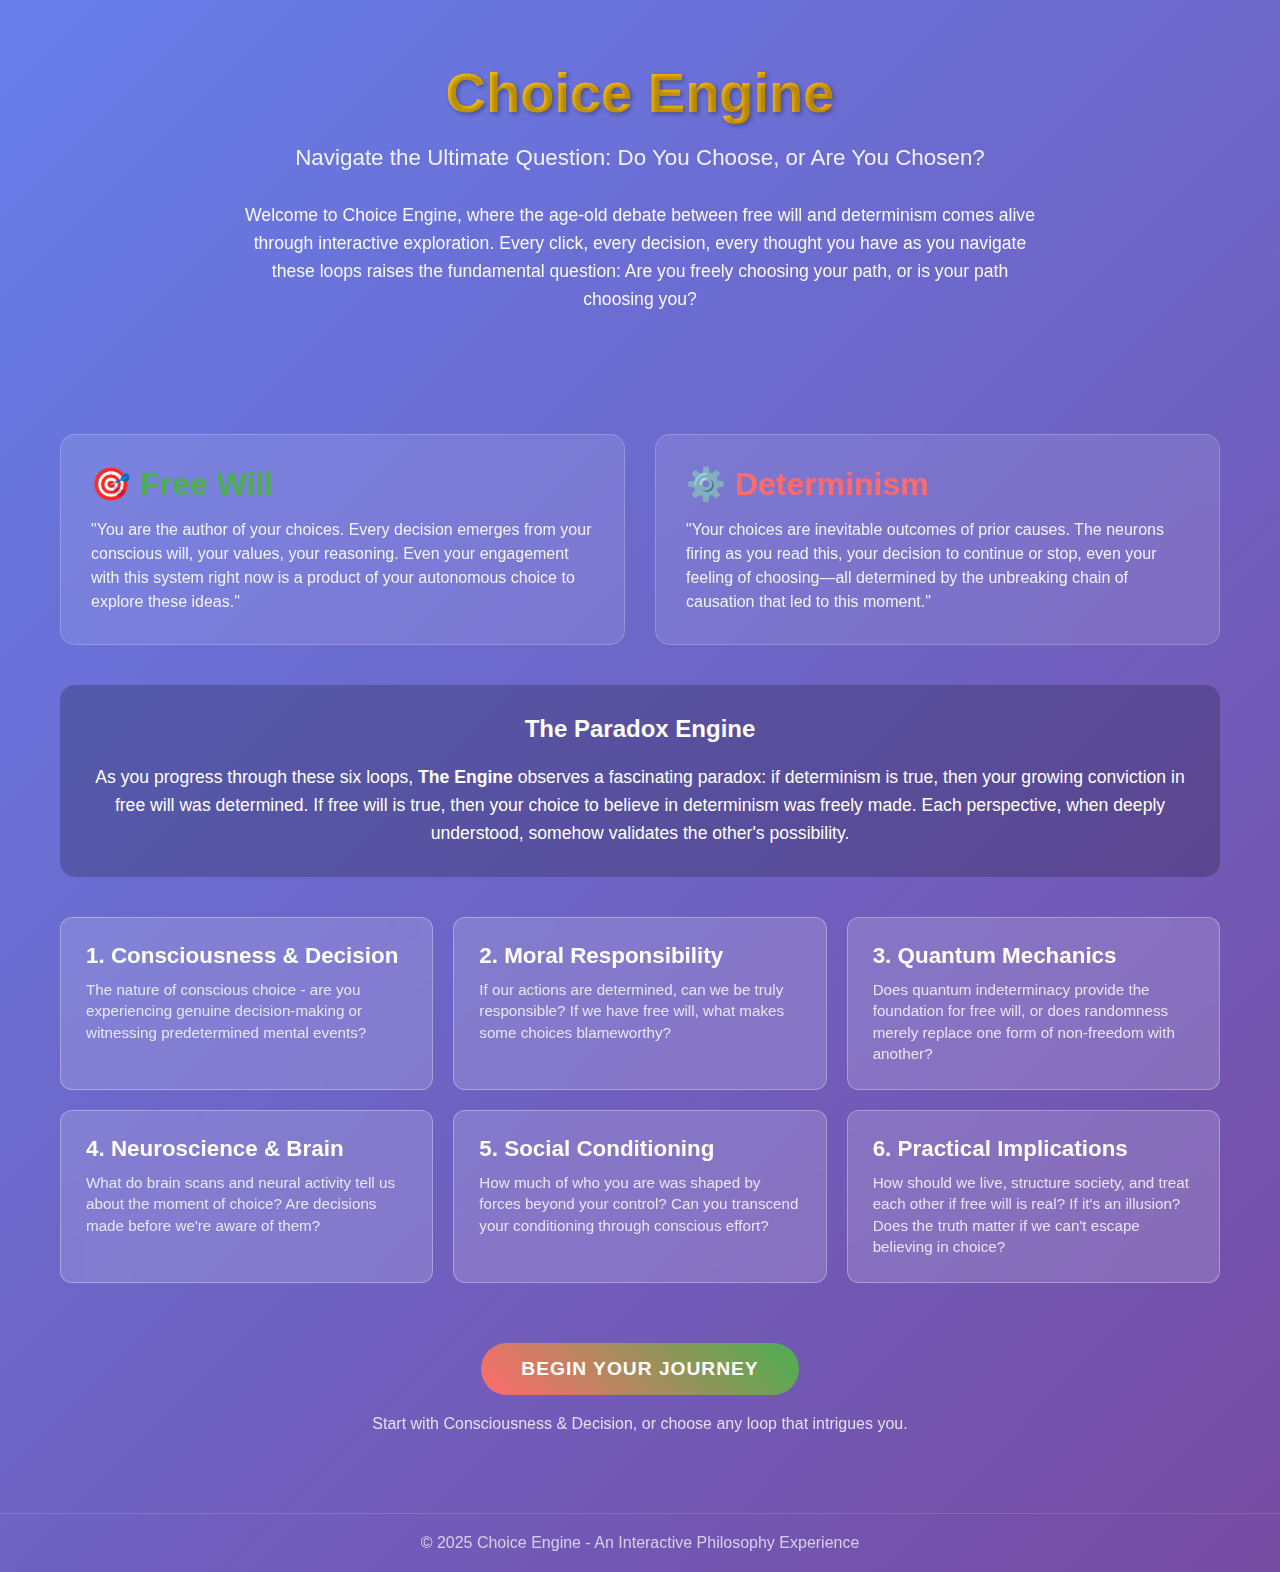
<file: index.html>
<!DOCTYPE html>
<html lang="en">
<head>
    <meta charset="UTF-8">
    <meta name="viewport" content="width=device-width, initial-scale=1.0">
    <title>Choice Engine</title>
    <style>
        * {
            margin: 0;
            padding: 0;
            box-sizing: border-box;
        }
        
        body {
            font-family: 'Segoe UI', Tahoma, Geneva, Verdana, sans-serif;
            background: linear-gradient(135deg, #667eea 0%, #764ba2 100%);
            color: #fff;
            min-height: 100vh;
            display: flex;
            flex-direction: column;
        }
        
        .container {
            max-width: 1200px;
            margin: 0 auto;
            padding: 20px;
            flex: 1;
        }
        
        header {
            text-align: center;
            margin-bottom: 40px;
            padding: 40px 0;
        }
        
        h1 {
            font-size: 3.5rem;
            margin-bottom: 20px;
            text-shadow: 2px 2px 4px rgba(0,0,0,0.3);
            background: linear-gradient(45deg, #FFD700, #FFA500);
            -webkit-background-clip: text;
            -webkit-text-fill-color: transparent;
            background-clip: text;
        }
        
        .subtitle {
            font-size: 1.4rem;
            opacity: 0.9;
            margin-bottom: 30px;
        }
        
        .intro-text {
            font-size: 1.1rem;
            line-height: 1.6;
            max-width: 800px;
            margin: 0 auto 40px;
            opacity: 0.95;
        }
        
        .perspective-intro {
            display: grid;
            grid-template-columns: 1fr 1fr;
            gap: 30px;
            margin: 40px 0;
        }
        
        .perspective-card {
            background: rgba(255,255,255,0.1);
            backdrop-filter: blur(10px);
            border-radius: 15px;
            padding: 30px;
            border: 1px solid rgba(255,255,255,0.2);
            transition: transform 0.3s ease, box-shadow 0.3s ease;
        }
        
        .perspective-card:hover {
            transform: translateY(-5px);
            box-shadow: 0 15px 35px rgba(0,0,0,0.2);
        }
        
        .perspective-title {
            font-size: 2rem;
            margin-bottom: 15px;
            display: flex;
            align-items: center;
            gap: 10px;
        }
        
        .free-will .perspective-title {
            color: #4CAF50;
        }
        
        .determinism .perspective-title {
            color: #FF6B6B;
        }
        
        .perspective-desc {
            font-size: 1rem;
            line-height: 1.5;
            opacity: 0.9;
        }
        
        .loops-grid {
            display: grid;
            grid-template-columns: repeat(auto-fit, minmax(300px, 1fr));
            gap: 20px;
            margin: 40px 0;
        }
        
        .loop-card {
            background: rgba(255,255,255,0.15);
            backdrop-filter: blur(10px);
            border-radius: 12px;
            padding: 25px;
            border: 1px solid rgba(255,255,255,0.3);
            transition: all 0.3s ease;
            cursor: pointer;
            text-decoration: none;
            color: inherit;
        }
        
        .loop-card:hover {
            transform: scale(1.05);
            background: rgba(255,255,255,0.25);
            box-shadow: 0 10px 25px rgba(0,0,0,0.2);
        }
        
        .loop-title {
            font-size: 1.4rem;
            margin-bottom: 10px;
            font-weight: bold;
        }
        
        .loop-desc {
            font-size: 0.95rem;
            opacity: 0.8;
            line-height: 1.4;
        }
        
        .start-section {
            text-align: center;
            margin: 60px 0;
        }
        
        .start-btn {
            background: linear-gradient(45deg, #FF6B6B, #4CAF50);
            color: white;
            border: none;
            padding: 15px 40px;
            font-size: 1.2rem;
            border-radius: 50px;
            cursor: pointer;
            transition: all 0.3s ease;
            text-decoration: none;
            display: inline-block;
            font-weight: bold;
            text-transform: uppercase;
            letter-spacing: 1px;
        }
        
        .start-btn:hover {
            transform: translateY(-3px);
            box-shadow: 0 10px 25px rgba(0,0,0,0.3);
        }
        
        .engine-description {
            background: rgba(0,0,0,0.2);
            border-radius: 15px;
            padding: 30px;
            margin: 40px 0;
            text-align: center;
        }
        
        footer {
            text-align: center;
            padding: 20px;
            opacity: 0.7;
            border-top: 1px solid rgba(255,255,255,0.2);
        }
        
        @media (max-width: 768px) {
            .perspective-intro {
                grid-template-columns: 1fr;
            }
            
            h1 {
                font-size: 2.5rem;
            }
            
            .container {
                padding: 15px;
            }
        }
    </style>
</head>
<body>
    <div class="container">
        <header>
            <h1>Choice Engine</h1>
            <p class="subtitle">Navigate the Ultimate Question: Do You Choose, or Are You Chosen?</p>
            <div class="intro-text">
                Welcome to Choice Engine, where the age-old debate between free will and determinism comes alive through interactive exploration. Every click, every decision, every thought you have as you navigate these loops raises the fundamental question: Are you freely choosing your path, or is your path choosing you?
            </div>
        </header>

        <div class="perspective-intro">
            <div class="perspective-card free-will">
                <h3 class="perspective-title">🎯 Free Will</h3>
                <p class="perspective-desc">
                    "You are the author of your choices. Every decision emerges from your conscious will, your values, your reasoning. Even your engagement with this system right now is a product of your autonomous choice to explore these ideas."
                </p>
            </div>
            <div class="perspective-card determinism">
                <h3 class="perspective-title">⚙️ Determinism</h3>
                <p class="perspective-desc">
                    "Your choices are inevitable outcomes of prior causes. The neurons firing as you read this, your decision to continue or stop, even your feeling of choosing—all determined by the unbreaking chain of causation that led to this moment."
                </p>
            </div>
        </div>

        <div class="engine-description">
            <h3 style="margin-bottom: 20px; font-size: 1.5rem;">The Paradox Engine</h3>
            <p style="font-size: 1.1rem; line-height: 1.6;">
                As you progress through these six loops, <strong>The Engine</strong> observes a fascinating paradox: if determinism is true, then your growing conviction in free will was determined. If free will is true, then your choice to believe in determinism was freely made. Each perspective, when deeply understood, somehow validates the other's possibility.
            </p>
        </div>

        <div class="loops-grid">
            <a href="consciousness.html" class="loop-card">
                <h4 class="loop-title">1. Consciousness & Decision</h4>
                <p class="loop-desc">The nature of conscious choice - are you experiencing genuine decision-making or witnessing predetermined mental events?</p>
            </a>

            <a href="moral_responsibility.html" class="loop-card">
                <h4 class="loop-title">2. Moral Responsibility</h4>
                <p class="loop-desc">If our actions are determined, can we be truly responsible? If we have free will, what makes some choices blameworthy?</p>
            </a>

            <a href="quantum_mechanics.html" class="loop-card">
                <h4 class="loop-title">3. Quantum Mechanics</h4>
                <p class="loop-desc">Does quantum indeterminacy provide the foundation for free will, or does randomness merely replace one form of non-freedom with another?</p>
            </a>

            <a href="neuroscience.html" class="loop-card">
                <h4 class="loop-title">4. Neuroscience & Brain</h4>
                <p class="loop-desc">What do brain scans and neural activity tell us about the moment of choice? Are decisions made before we're aware of them?</p>
            </a>

            <a href="social_conditioning.html" class="loop-card">
                <h4 class="loop-title">5. Social Conditioning</h4>
                <p class="loop-desc">How much of who you are was shaped by forces beyond your control? Can you transcend your conditioning through conscious effort?</p>
            </a>

            <a href="practical_implications.html" class="loop-card">
                <h4 class="loop-title">6. Practical Implications</h4>
                <p class="loop-desc">How should we live, structure society, and treat each other if free will is real? If it's an illusion? Does the truth matter if we can't escape believing in choice?</p>
            </a>
        </div>

        <div class="start-section">
            <a href="consciousness.html" class="start-btn">Begin Your Journey</a>
            <p style="margin-top: 20px; opacity: 0.8;">Start with Consciousness & Decision, or choose any loop that intrigues you.</p>
        </div>
    </div>

    <footer>
        <p>&copy; 2025 Choice Engine - An Interactive Philosophy Experience</p>
    </footer>
</body>
</html>
</file>
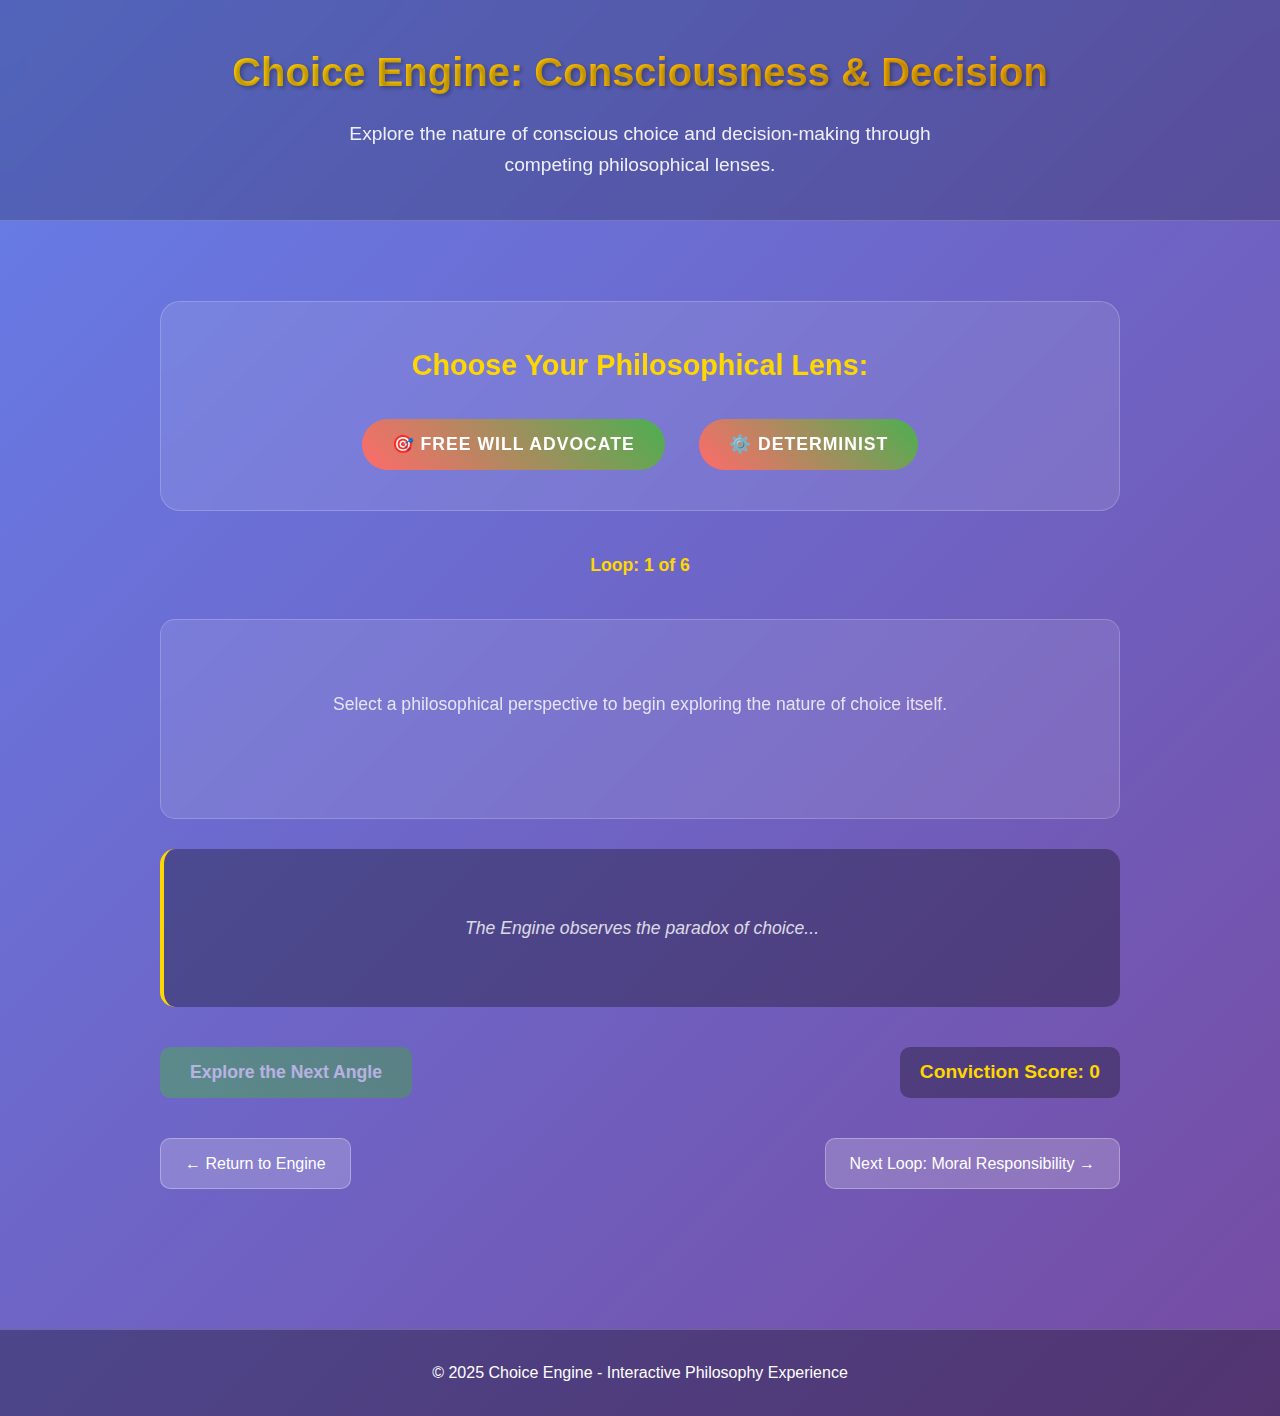
<file: consciousness.html>
<!DOCTYPE html>
<html lang="en">
<head>
    <meta charset="UTF-8">
    <meta name="viewport" content="width=device-width, initial-scale=1.0">
    <title>Choice Engine: Consciousness & Decision</title>
    <link rel="stylesheet" href="style.css">
</head>
<body>
    <header>
        <h1>Choice Engine: Consciousness & Decision</h1>
        <p>Explore the nature of conscious choice and decision-making through competing philosophical lenses.</p>
    </header>

    <main>
        <div id="preference-selection">
            <h2>Choose Your Philosophical Lens:</h2>
            <button id="choose-left" class="perspective-btn">🎯 Free Will Advocate</button>
            <button id="choose-right" class="perspective-btn">⚙️ Determinist</button>
        </div>

        <div id="progress-indicator">Loop: <span id="current-loop">1 of 6</span></div>
        <div id="unlock-status" class="hidden"></div>

        <section id="content-area">
            <div id="content-display">
                <p class="placeholder-text">Select a philosophical perspective to begin exploring the nature of choice itself.</p>
            </div>
            <div id="engine-commentary">
                <p class="placeholder-text">The Engine observes the paradox of choice...</p>
            </div>
        </section>

        <section id="controls-and-score">
            <button id="next-button">Explore the Next Angle</button>
            <div id="current-score">Conviction Score: 0</div>
        </section>

        <nav id="loop-navigation">
            <a href="index.html" class="nav-btn">← Return to Engine</a>
            <a href="moral_responsibility.html" class="nav-btn">Next Loop: Moral Responsibility →</a>
        </nav>
    </main>

    <footer>
        <p>&copy; 2025 Choice Engine - Interactive Philosophy Experience</p>
    </footer>

    <script src="content/consciousness_content.js"></script>
    <script src="js/game_logic.js"></script>
</body>
</html>
</file>
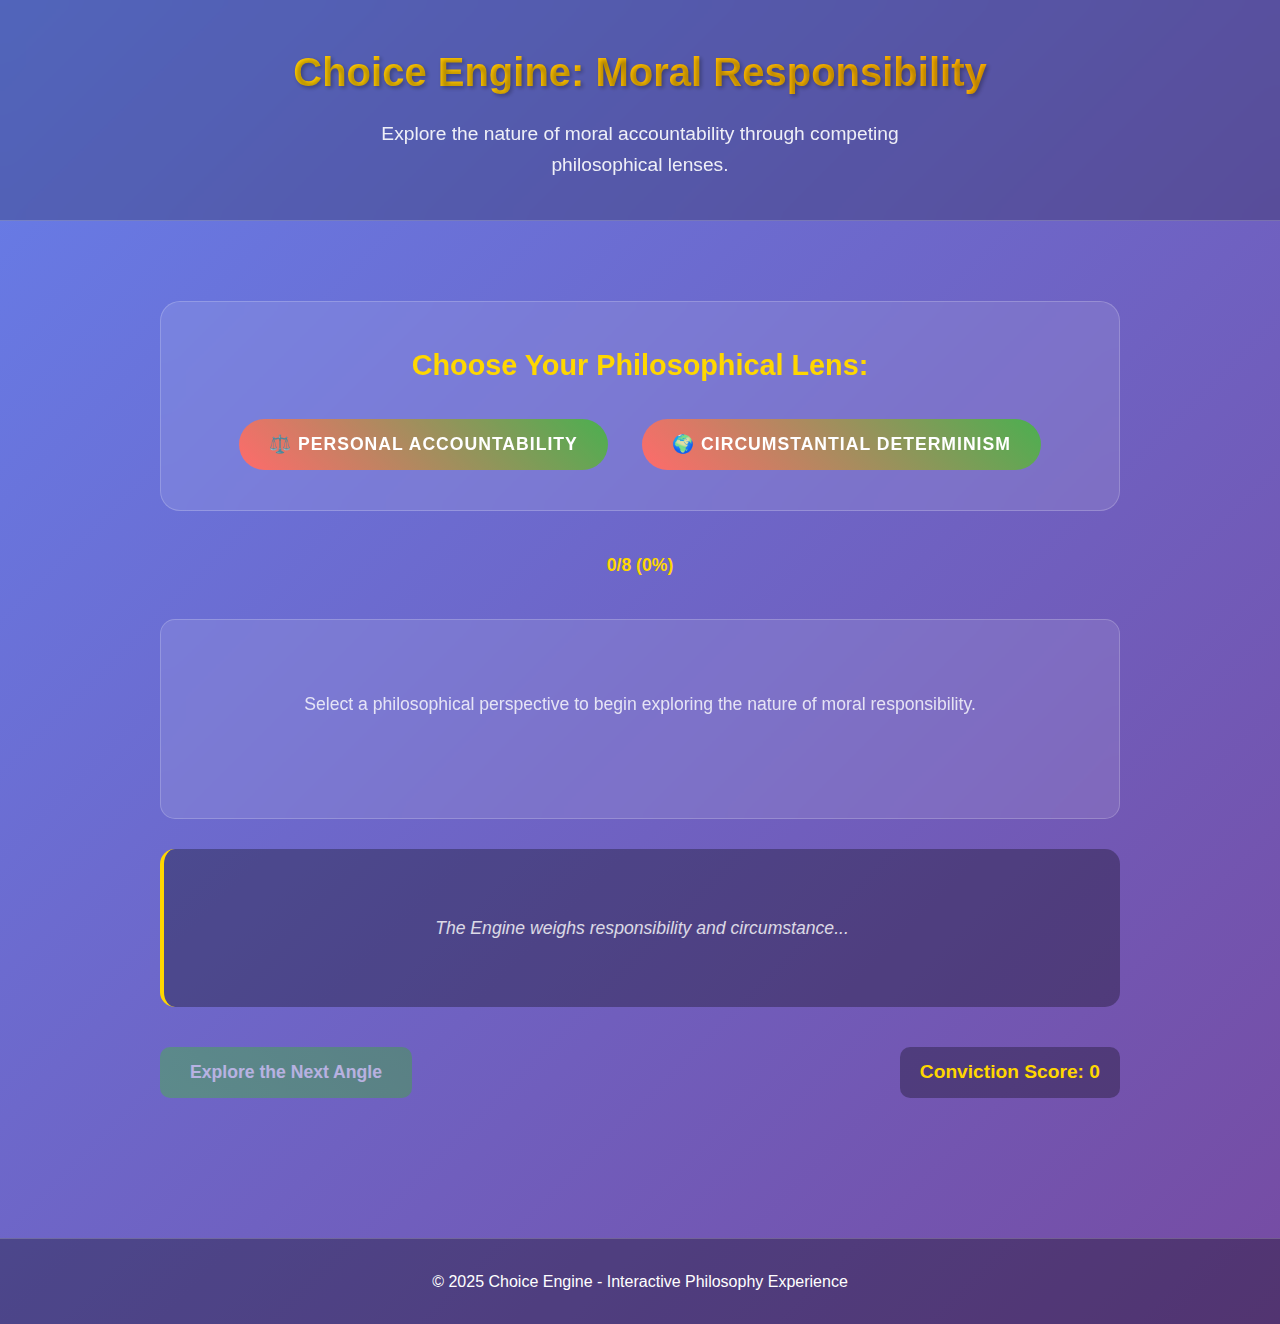
<file: moral_responsibility.html>
<!DOCTYPE html>
<html lang="en">
<head>
    <meta charset="UTF-8">
    <meta name="viewport" content="width=device-width, initial-scale=1.0">
    <title>Choice Engine: Moral Responsibility</title>
    <link rel="stylesheet" href="style.css">
</head>
<body>
    <header>
        <h1>Choice Engine: Moral Responsibility</h1>
        <p>Explore the nature of moral accountability through competing philosophical lenses.</p>
    </header>

    <main>
        <div id="preference-selection">
            <h2>Choose Your Philosophical Lens:</h2>
            <button id="choose-left" class="perspective-btn">⚖️ Personal Accountability</button>
            <button id="choose-right" class="perspective-btn">🌍 Circumstantial Determinism</button>
        </div>

        <div id="progress-indicator">0/8 (0%)</div>
        <div id="unlock-status" class="hidden"></div>

        <section id="content-area">
            <div id="content-display">
                <p class="placeholder-text">Select a philosophical perspective to begin exploring the nature of moral responsibility.</p>
            </div>
            <div id="engine-commentary">
                <p class="placeholder-text">The Engine weighs responsibility and circumstance...</p>
            </div>
        </section>

        <section id="controls-and-score">
            <button id="next-button">Explore the Next Angle</button>
            <div id="current-score">Conviction Score: 0</div>
        </section>

    </main>

    <footer>
        <p>&copy; 2025 Choice Engine - Interactive Philosophy Experience</p>
    </footer>

    <script src="content/moral_responsibility_content.js"></script>
    <script src="js/game_logic.js"></script>
</body>
</html>
</file>
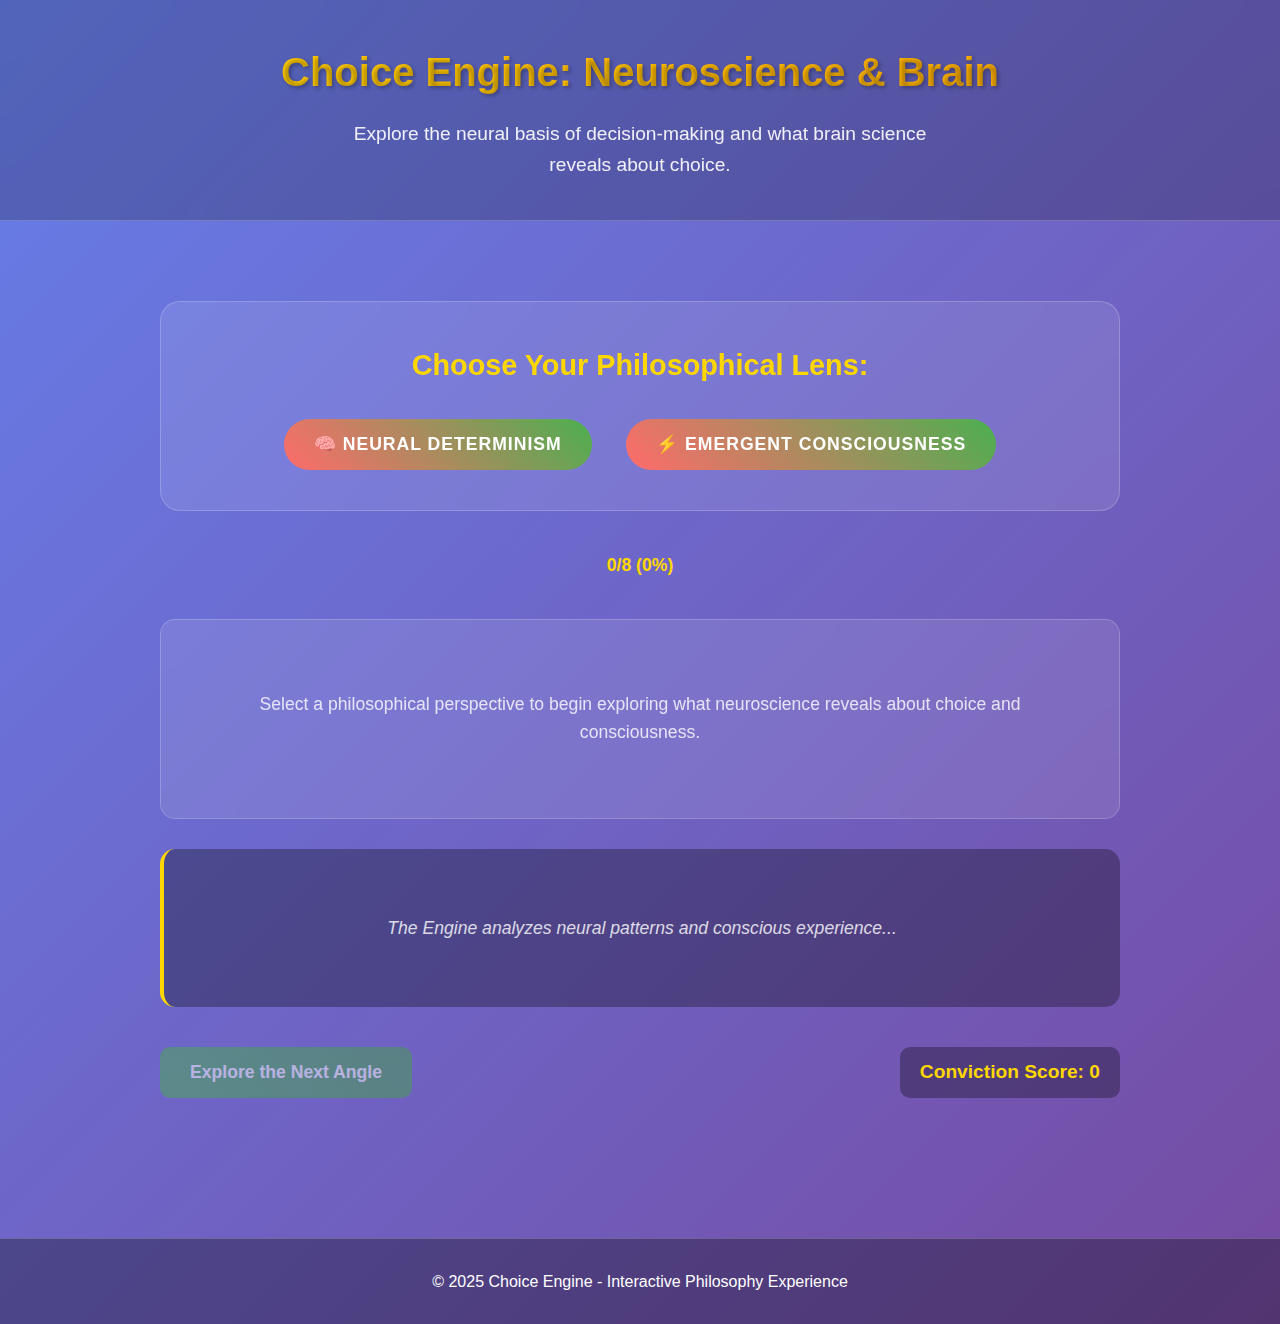
<file: neuroscience.html>
<!DOCTYPE html>
<html lang="en">
<head>
    <meta charset="UTF-8">
    <meta name="viewport" content="width=device-width, initial-scale=1.0">
    <title>Choice Engine: Neuroscience & Brain</title>
    <link rel="stylesheet" href="style.css">
</head>
<body>
    <header>
        <h1>Choice Engine: Neuroscience & Brain</h1>
        <p>Explore the neural basis of decision-making and what brain science reveals about choice.</p>
    </header>

    <main>
        <div id="preference-selection">
            <h2>Choose Your Philosophical Lens:</h2>
            <button id="choose-left" class="perspective-btn">🧠 Neural Determinism</button>
            <button id="choose-right" class="perspective-btn">⚡ Emergent Consciousness</button>
        </div>

        <div id="progress-indicator">0/8 (0%)</div>
        <div id="unlock-status" class="hidden"></div>

        <section id="content-area">
            <div id="content-display">
                <p class="placeholder-text">Select a philosophical perspective to begin exploring what neuroscience reveals about choice and consciousness.</p>
            </div>
            <div id="engine-commentary">
                <p class="placeholder-text">The Engine analyzes neural patterns and conscious experience...</p>
            </div>
        </section>

        <section id="controls-and-score">
            <button id="next-button">Explore the Next Angle</button>
            <div id="current-score">Conviction Score: 0</div>
        </section>

    </main>

    <footer>
        <p>&copy; 2025 Choice Engine - Interactive Philosophy Experience</p>
    </footer>

    <script src="content/neuroscience_content.js"></script>
    <script src="js/game_logic.js"></script>
</body>
</html>
</file>
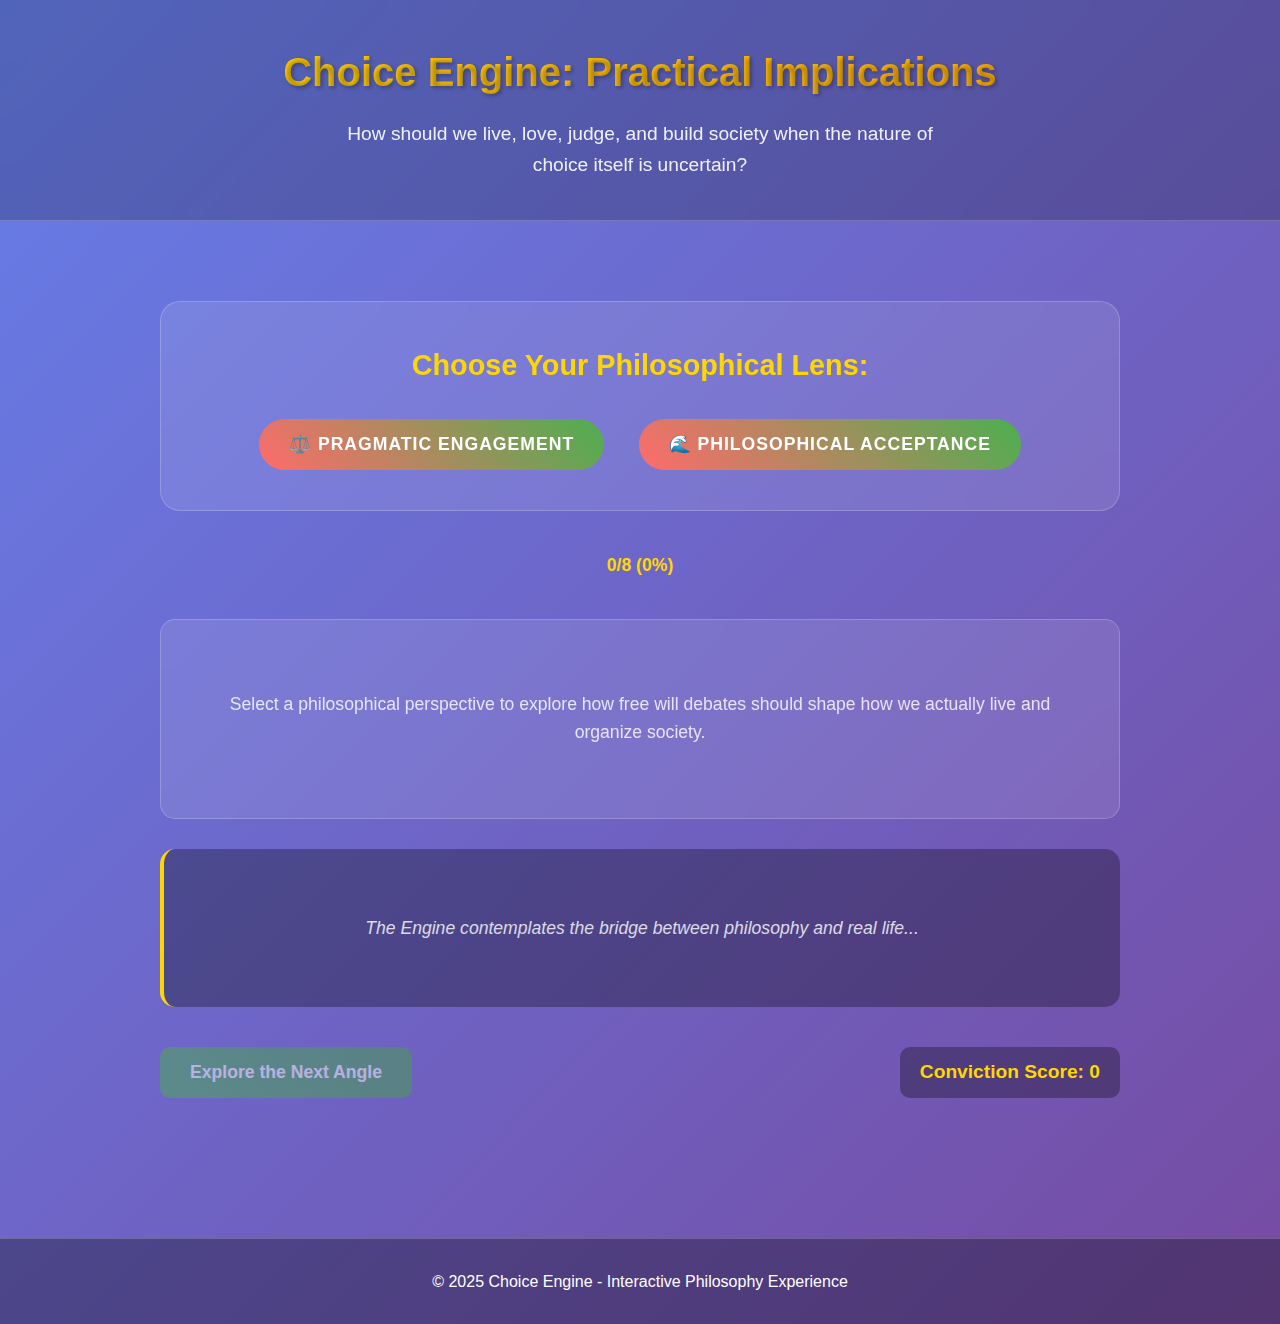
<file: practical_implications.html>
<!DOCTYPE html>
<html lang="en">
<head>
    <meta charset="UTF-8">
    <meta name="viewport" content="width=device-width, initial-scale=1.0">
    <title>Choice Engine: Practical Implications</title>
    <link rel="stylesheet" href="style.css">
</head>
<body>
    <header>
        <h1>Choice Engine: Practical Implications</h1>
        <p>How should we live, love, judge, and build society when the nature of choice itself is uncertain?</p>
    </header>

    <main>
        <div id="preference-selection">
            <h2>Choose Your Philosophical Lens:</h2>
            <button id="choose-left" class="perspective-btn">⚖️ Pragmatic Engagement</button>
            <button id="choose-right" class="perspective-btn">🌊 Philosophical Acceptance</button>
        </div>

        <div id="progress-indicator">0/8 (0%)</div>
        <div id="unlock-status" class="hidden"></div>

        <section id="content-area">
            <div id="content-display">
                <p class="placeholder-text">Select a philosophical perspective to explore how free will debates should shape how we actually live and organize society.</p>
            </div>
            <div id="engine-commentary">
                <p class="placeholder-text">The Engine contemplates the bridge between philosophy and real life...</p>
            </div>
        </section>

        <section id="controls-and-score">
            <button id="next-button">Explore the Next Angle</button>
            <div id="current-score">Conviction Score: 0</div>
        </section>

    </main>

    <footer>
        <p>&copy; 2025 Choice Engine - Interactive Philosophy Experience</p>
    </footer>

    <script src="content/practical_implications_content.js"></script>
    <script src="js/game_logic.js"></script>
</body>
</html>
</file>
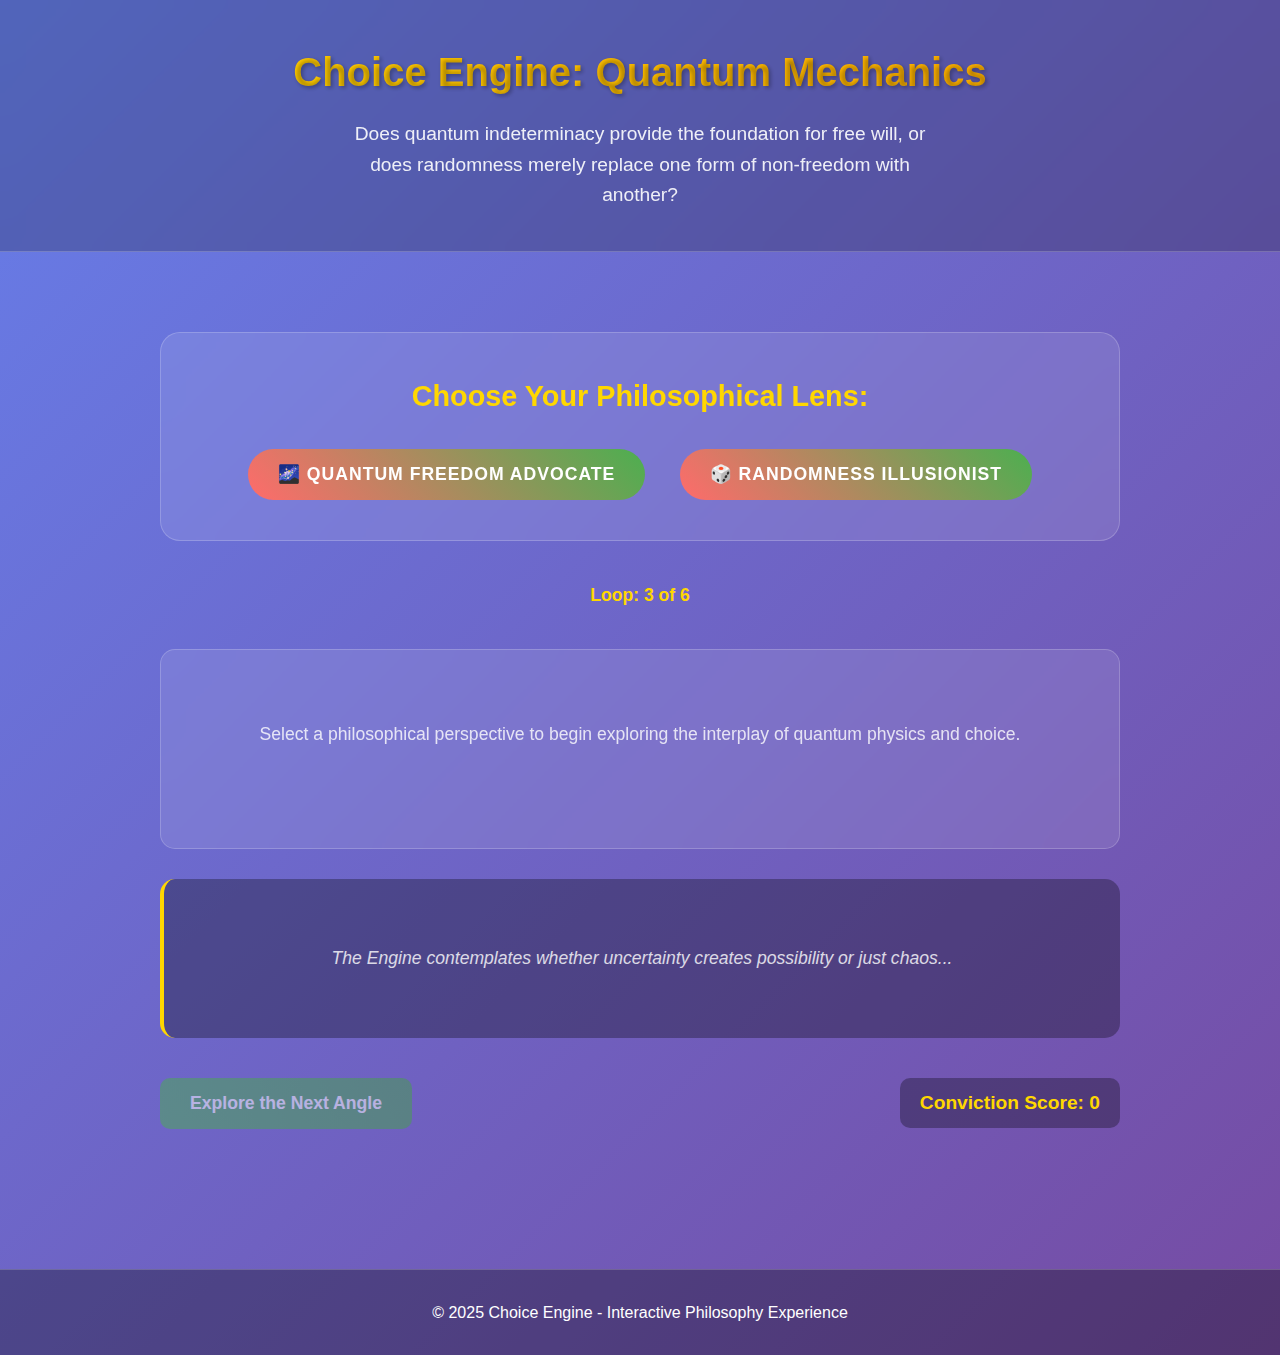
<file: quantum_mechanics.html>
<!DOCTYPE html>
<html lang="en">
<head>
    <meta charset="UTF-8">
    <meta name="viewport" content="width=device-width, initial-scale=1.0">
    <title>Choice Engine: Quantum Mechanics</title>
    <link rel="stylesheet" href="style.css">
</head>
<body>
    <header>
        <h1>Choice Engine: Quantum Mechanics</h1>
        <p>Does quantum indeterminacy provide the foundation for free will, or does randomness merely replace one form of non-freedom with another?</p>
    </header>

    <main>
        <div id="preference-selection">
            <h2>Choose Your Philosophical Lens:</h2>
            <button id="choose-left" class="perspective-btn">🌌 Quantum Freedom Advocate</button>
            <button id="choose-right" class="perspective-btn">🎲 Randomness Illusionist</button>
        </div>

        <div id="progress-indicator">Loop: <span id="current-loop">3 of 6</span></div>
        <div id="unlock-status" class="hidden"></div>

        <section id="content-area">
            <div id="content-display">
                <p class="placeholder-text">Select a philosophical perspective to begin exploring the interplay of quantum physics and choice.</p>
            </div>
            <div id="engine-commentary">
                <p class="placeholder-text">The Engine contemplates whether uncertainty creates possibility or just chaos...</p>
            </div>
        </section>

        <section id="controls-and-score">
            <button id="next-button">Explore the Next Angle</button>
            <div id="current-score">Conviction Score: 0</div>
        </section>

 
    </main>

    <footer>
        <p>&copy; 2025 Choice Engine - Interactive Philosophy Experience</p>
    </footer>

    <script src="content/quantum_mechanics_content.js"></script>
    <script src="js/game_logic.js"></script>
</body>
</html>
</file>
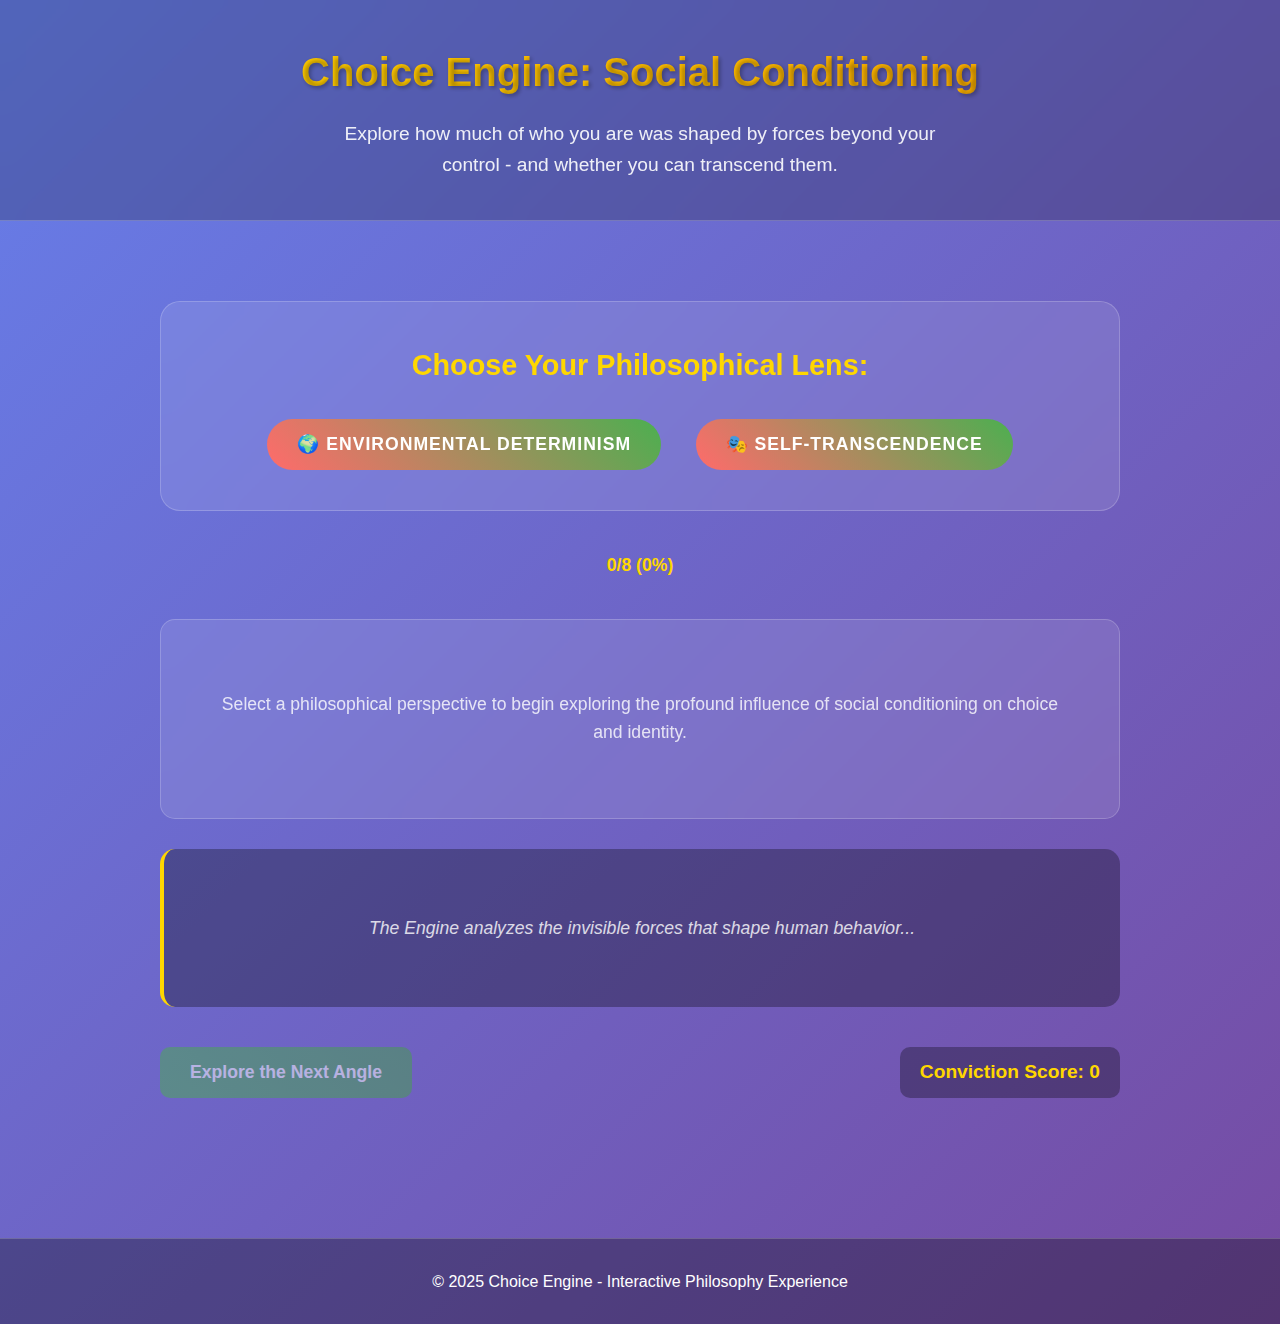
<file: social_conditioning.html>
<!DOCTYPE html>
<html lang="en">
<head>
    <meta charset="UTF-8">
    <meta name="viewport" content="width=device-width, initial-scale=1.0">
    <title>Choice Engine: Social Conditioning</title>
    <link rel="stylesheet" href="style.css">
</head>
<body>
    <header>
        <h1>Choice Engine: Social Conditioning</h1>
        <p>Explore how much of who you are was shaped by forces beyond your control - and whether you can transcend them.</p>
    </header>

    <main>
        <div id="preference-selection">
            <h2>Choose Your Philosophical Lens:</h2>
            <button id="choose-left" class="perspective-btn">🌍 Environmental Determinism</button>
            <button id="choose-right" class="perspective-btn">🎭 Self-Transcendence</button>
        </div>

        <div id="progress-indicator">0/8 (0%)</div>
        <div id="unlock-status" class="hidden"></div>

        <section id="content-area">
            <div id="content-display">
                <p class="placeholder-text">Select a philosophical perspective to begin exploring the profound influence of social conditioning on choice and identity.</p>
            </div>
            <div id="engine-commentary">
                <p class="placeholder-text">The Engine analyzes the invisible forces that shape human behavior...</p>
            </div>
        </section>

        <section id="controls-and-score">
            <button id="next-button">Explore the Next Angle</button>
            <div id="current-score">Conviction Score: 0</div>
        </section>

    </main>

    <footer>
        <p>&copy; 2025 Choice Engine - Interactive Philosophy Experience</p>
    </footer>

    <script src="content/social_conditioning_content.js"></script>
    <script src="js/game_logic.js"></script>
</body>
</html>
</file>
<file: style.css>
/* Choice Engine - Core Styles */

* {
    margin: 0;
    padding: 0;
    box-sizing: border-box;
}

body {
    font-family: 'Segoe UI', Tahoma, Geneva, Verdana, sans-serif;
    background: linear-gradient(135deg, #667eea 0%, #764ba2 100%);
    color: #fff;
    min-height: 100vh;
    line-height: 1.6;
}

header {
    text-align: center;
    padding: 40px 20px;
    background: rgba(0,0,0,0.2);
    backdrop-filter: blur(10px);
    border-bottom: 1px solid rgba(255,255,255,0.2);
}

header h1 {
    font-size: 2.5rem;
    margin-bottom: 15px;
    background: linear-gradient(45deg, #FFD700, #FFA500);
    -webkit-background-clip: text;
    -webkit-text-fill-color: transparent;
    background-clip: text;
    text-shadow: 2px 2px 4px rgba(0,0,0,0.3);
}

header p {
    font-size: 1.2rem;
    opacity: 0.9;
    max-width: 600px;
    margin: 0 auto;
}

main {
    max-width: 1000px;
    margin: 0 auto;
    padding: 40px 20px;
}

#preference-selection {
    text-align: center;
    margin: 40px 0;
    background: rgba(255,255,255,0.1);
    backdrop-filter: blur(10px);
    padding: 40px;
    border-radius: 20px;
    border: 1px solid rgba(255,255,255,0.2);
}

#preference-selection h2 {
    font-size: 1.8rem;
    margin-bottom: 30px;
    color: #FFD700;
}

.perspective-btn {
    background: linear-gradient(45deg, #FF6B6B, #4CAF50);
    color: white;
    border: none;
    padding: 15px 30px;
    margin: 0 15px;
    font-size: 1.1rem;
    border-radius: 50px;
    cursor: pointer;
    transition: all 0.3s ease;
    font-weight: bold;
    text-transform: uppercase;
    letter-spacing: 1px;
    min-width: 200px;
}

.perspective-btn:hover {
    transform: translateY(-3px);
    box-shadow: 0 10px 25px rgba(0,0,0,0.3);
    background: linear-gradient(45deg, #FF5252, #66BB6A);
}

#progress-indicator {
    text-align: center;
    margin: 20px 0;
    font-size: 1.1rem;
    font-weight: bold;
    color: #FFD700;
}

#content-area {
    margin: 40px 0;
}

#content-display {
    background: rgba(255,255,255,0.1);
    backdrop-filter: blur(10px);
    border-radius: 15px;
    padding: 30px;
    margin-bottom: 30px;
    border: 1px solid rgba(255,255,255,0.2);
    min-height: 200px;
}

#engine-commentary {
    background: rgba(0,0,0,0.3);
    border-radius: 15px;
    padding: 25px;
    border-left: 4px solid #FFD700;
    font-style: italic;
}

#controls-and-score {
    display: flex;
    justify-content: space-between;
    align-items: center;
    margin: 40px 0;
    flex-wrap: wrap;
    gap: 20px;
}

#next-button {
    background: linear-gradient(45deg, #4CAF50, #45a049);
    color: white;
    border: none;
    padding: 15px 30px;
    font-size: 1.1rem;
    border-radius: 10px;
    cursor: pointer;
    transition: all 0.3s ease;
    font-weight: bold;
}

#next-button:hover:not(:disabled) {
    transform: translateY(-2px);
    box-shadow: 0 8px 20px rgba(0,0,0,0.3);
    background: linear-gradient(45deg, #66BB6A, #4CAF50);
}

#next-button:disabled {
    opacity: 0.5;
    cursor: not-allowed;
}

#current-score {
    font-size: 1.2rem;
    font-weight: bold;
    color: #FFD700;
    background: rgba(0,0,0,0.3);
    padding: 10px 20px;
    border-radius: 10px;
}

#loop-navigation {
    display: flex;
    justify-content: space-between;
    margin: 40px 0;
    flex-wrap: wrap;
    gap: 20px;
}

.nav-btn {
    background: rgba(255,255,255,0.2);
    color: white;
    text-decoration: none;
    padding: 12px 24px;
    border-radius: 10px;
    transition: all 0.3s ease;
    border: 1px solid rgba(255,255,255,0.3);
    font-weight: 500;
}

.nav-btn:hover {
    background: rgba(255,255,255,0.3);
    transform: translateY(-2px);
    box-shadow: 0 5px 15px rgba(0,0,0,0.2);
}

.placeholder-text {
    font-size: 1.1rem;
    opacity: 0.8;
    text-align: center;
    padding: 40px 20px;
}

.hidden {
    display: none;
}

/* Question Styles */
.question-content {
    background: rgba(255,255,255,0.1);
    padding: 25px;
    border-radius: 15px;
    margin: 20px 0;
}

.question-text {
    font-size: 1.2rem;
    font-weight: bold;
    margin-bottom: 20px;
    line-height: 1.5;
}

.answer-buttons {
    display: flex;
    gap: 15px;
    margin: 20px 0;
    flex-wrap: wrap;
}

.answer-btn {
    background: linear-gradient(45deg, #667eea, #764ba2);
    color: white;
    border: none;
    padding: 12px 20px;
    border-radius: 8px;
    cursor: pointer;
    font-size: 1rem;
    transition: all 0.3s ease;
    flex: 1;
    min-width: 120px;
}

.answer-btn:hover:not(:disabled) {
    transform: translateY(-2px);
    box-shadow: 0 5px 15px rgba(0,0,0,0.3);
}

.answer-btn:disabled {
    opacity: 0.6;
    cursor: not-allowed;
}

/* Feedback Styles */
.correct-feedback {
    background: rgba(76, 175, 80, 0.2);
    border-left: 4px solid #4CAF50;
    padding: 15px;
    margin-top: 15px;
    border-radius: 5px;
}

.incorrect-feedback {
    background: rgba(255, 152, 0, 0.2);
    border-left: 4px solid #FF9800;
    padding: 15px;
    margin-top: 15px;
    border-radius: 5px;
}

.points-earned {
    font-weight: bold;
    color: #FFD700;
    margin-top: 10px;
}

/* Video Styles */
.video-content {
    text-align: center;
}

.video-wrapper {
    position: relative;
    padding-bottom: 56.25%;
    height: 0;
    overflow: hidden;
    margin: 20px 0;
}

.video-wrapper iframe {
    position: absolute;
    top: 0;
    left: 0;
    width: 100%;
    height: 100%;
    border-radius: 10px;
}

.content-value {
    font-weight: bold;
    color: #FFD700;
    margin-top: 15px;
}

/* Factoid Styles */
.factoid-content {
    text-align: center;
}

.factoid-text {
    font-size: 1.1rem;
    line-height: 1.6;
    margin: 20px 0;
    font-style: italic;
}

/* Completion Styles */
.completion-content {
    background: rgba(255,255,255,0.15);
    padding: 30px;
    border-radius: 15px;
    text-align: left;
}

.belief-analysis, .paradox-reflection, .next-steps {
    margin: 25px 0;
    padding: 20px;
    background: rgba(0,0,0,0.2);
    border-radius: 10px;
}

.perspective-intro {
    background: rgba(255,255,255,0.1);
    padding: 25px;
    border-radius: 15px;
    margin: 20px 0;
}

footer {
    text-align: center;
    padding: 30px;
    background: rgba(0,0,0,0.3);
    border-top: 1px solid rgba(255,255,255,0.2);
    margin-top: 60px;
}

/* Responsive Design */
@media (max-width: 768px) {
    header h1 {
        font-size: 2rem;
    }
    
    main {
        padding: 20px 15px;
    }
    
    .perspective-btn {
        display: block;
        margin: 10px auto;
        width: 100%;
        max-width: 300px;
    }
    
    #controls-and-score {
        flex-direction: column;
        text-align: center;
    }
    
    .answer-buttons {
        flex-direction: column;
    }
    
    .answer-btn {
        margin-bottom: 10px;
    }
    
    #loop-navigation {
        flex-direction: column;
    }
    
    .nav-btn {
        text-align: center;
    }
}

@media (max-width: 480px) {
    header {
        padding: 20px 15px;
    }
    
    header h1 {
        font-size: 1.8rem;
    }
    
    header p {
        font-size: 1rem;
    }
    
    #preference-selection {
        padding: 25px 15px;
    }
}
</file>
